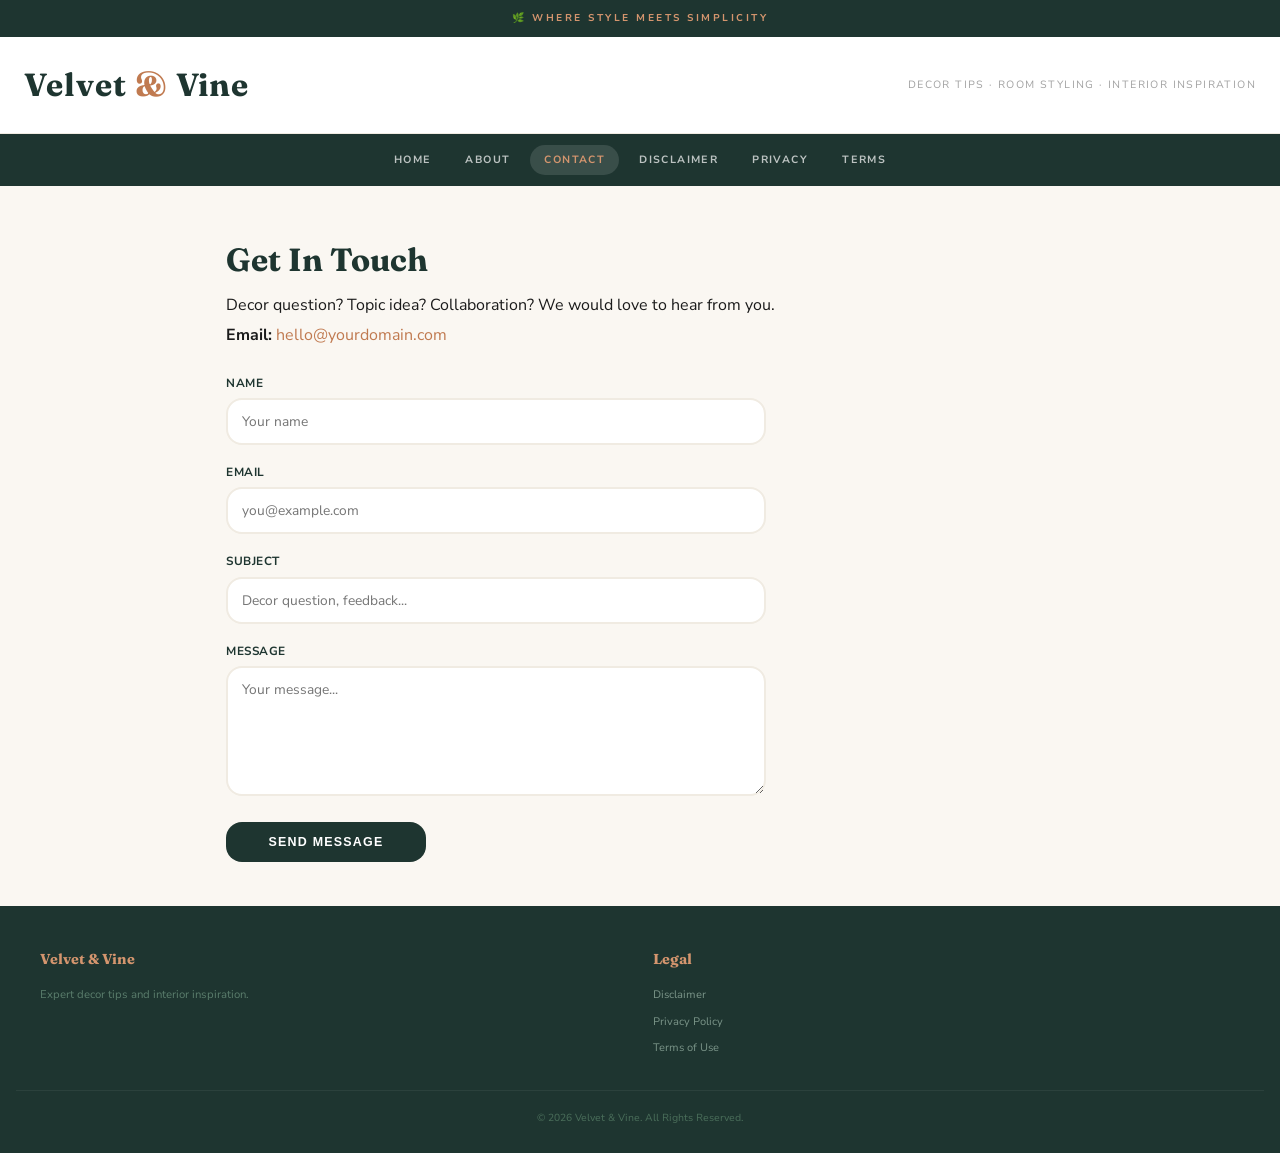
<file: public/contact.html>
<!DOCTYPE html>
<html lang="en">
<head><meta charset="UTF-8"/><meta name="viewport" content="width=device-width,initial-scale=1.0,maximum-scale=5.0"/><meta http-equiv="X-UA-Compatible" content="IE=edge"/><title>Contact — Velvet &amp; Vine</title><meta name="description" content="Contact Velvet & Vine for decor questions, topic suggestions, or collaboration."/><meta name="robots" content="index,follow"/><link rel="preconnect" href="https://fonts.googleapis.com"/><link rel="preconnect" href="https://fonts.gstatic.com" crossorigin/><link href="https://fonts.googleapis.com/css2?family=Fraunces:opsz,wght@9..144,400;9..144,700;9..144,900&family=Nunito+Sans:wght@400;600;700;800&display=swap" rel="stylesheet"/><link rel="stylesheet" href="style.css"/></head>
<body>
<div class="ribbon">🌿 Where style meets simplicity</div><header class="hdr"><div class="logo">Velvet <em>&amp;</em> Vine</div><div class="tag">Decor Tips · Room Styling · Interior Inspiration</div></header><nav class="nav" role="navigation" aria-label="Main navigation"><a href="index.html">Home</a><a href="about.html">About</a><a href="contact.html" class="on">Contact</a><a href="disclaimer.html">Disclaimer</a><a href="privacy-policy.html">Privacy</a><a href="terms.html">Terms</a></nav>
<main class="slim" role="main">
  <h1 style="font-family:var(--heading);color:var(--forest-deep)">Get In Touch</h1>
  <p>Decor question? Topic idea? Collaboration? We would love to hear from you.</p>
  <p><strong>Email:</strong> <a href="mailto:hello@yourdomain.com">hello@yourdomain.com</a></p>
  <div class="cf" style="margin-top:22px">
    <form action="#" method="POST">
      <label for="n">Name</label><input type="text" id="n" name="name" placeholder="Your name" required/>
      <label for="e">Email</label><input type="email" id="e" name="email" placeholder="you@example.com" required/>
      <label for="s">Subject</label><input type="text" id="s" name="subject" placeholder="Decor question, feedback..." required/>
      <label for="m">Message</label><textarea id="m" name="message" placeholder="Your message..." required></textarea>
      <button type="submit">Send Message</button>
    </form>
  </div>
</main>
<footer class="ftr" role="contentinfo"><div class="ftr-g"><div class="ftr-c"><h4>Velvet &amp; Vine</h4><p>Expert decor tips and interior inspiration.</p></div><div class="ftr-c"><h4>Legal</h4><a href="disclaimer.html">Disclaimer</a><a href="privacy-policy.html">Privacy Policy</a><a href="terms.html">Terms of Use</a></div></div><div class="ftr-b">&copy; 2026 Velvet &amp; Vine. All Rights Reserved.</div></footer>
</body>
</html>
</file>
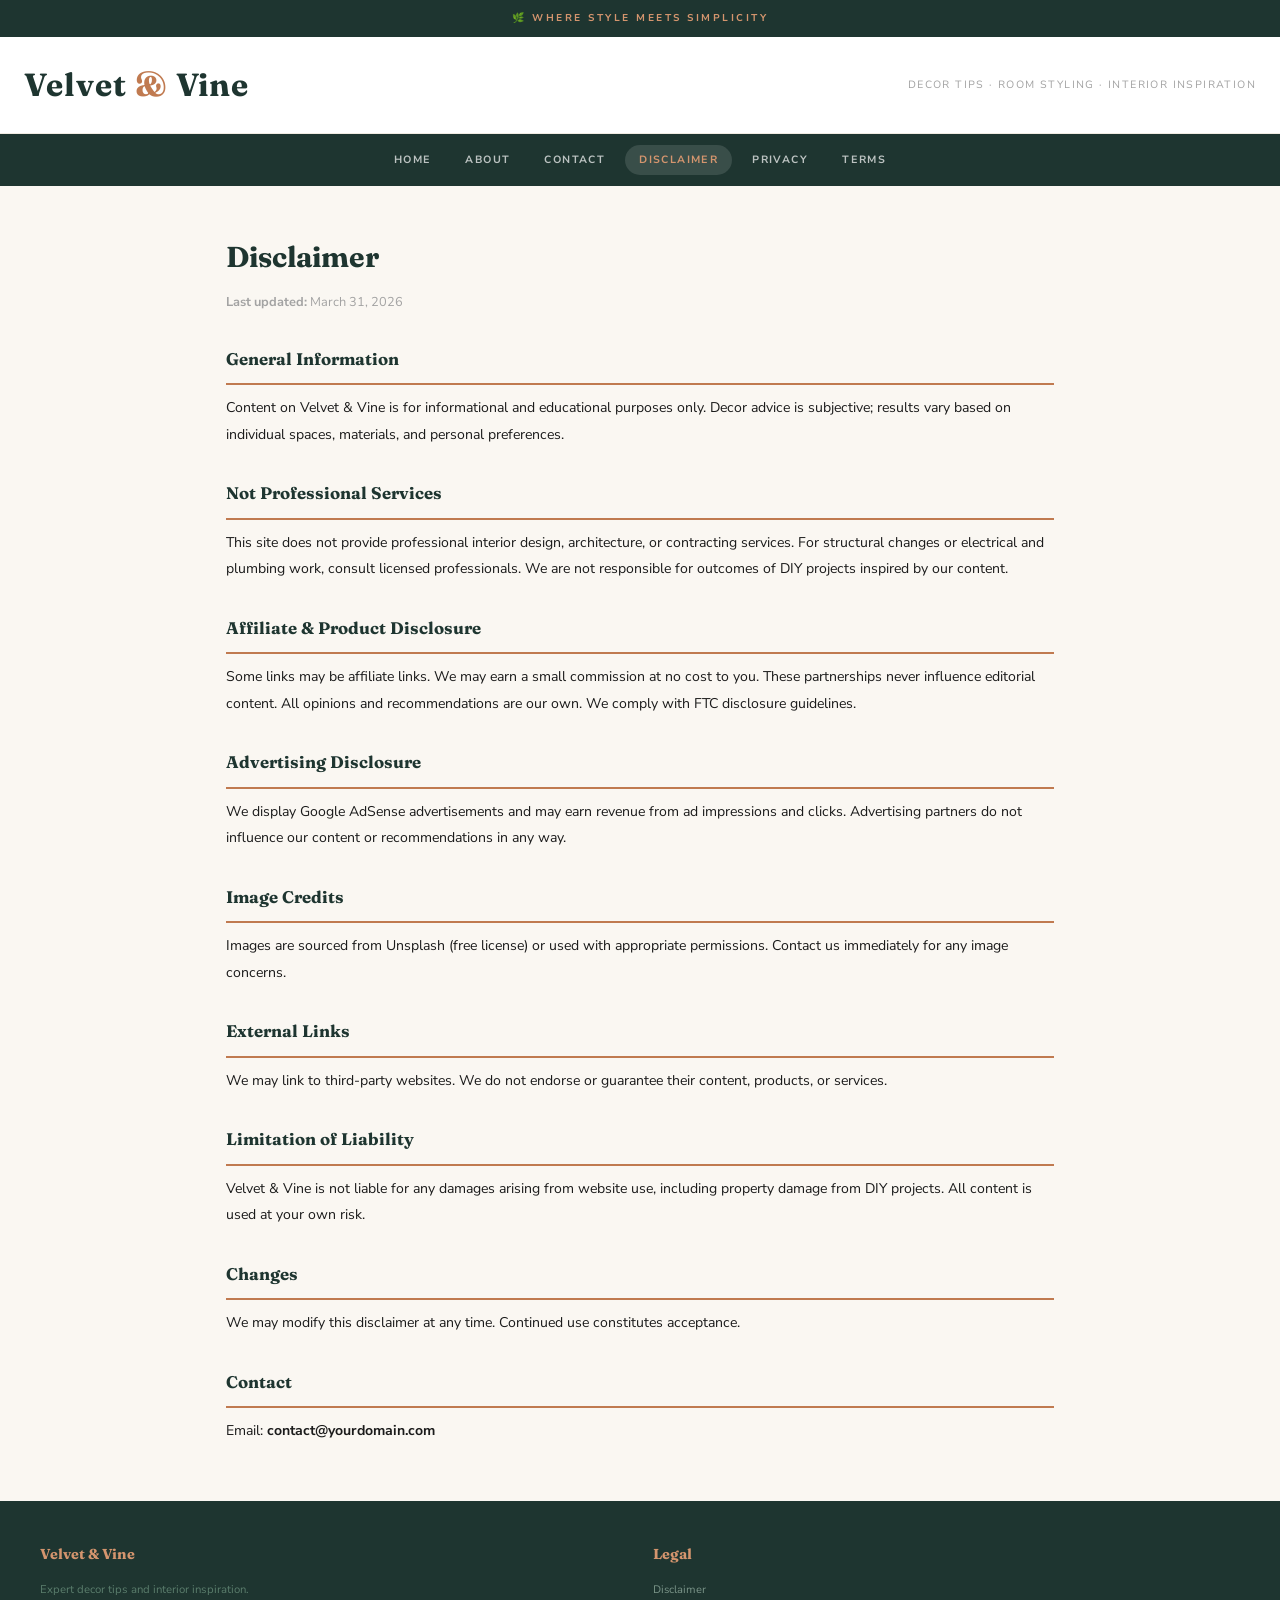
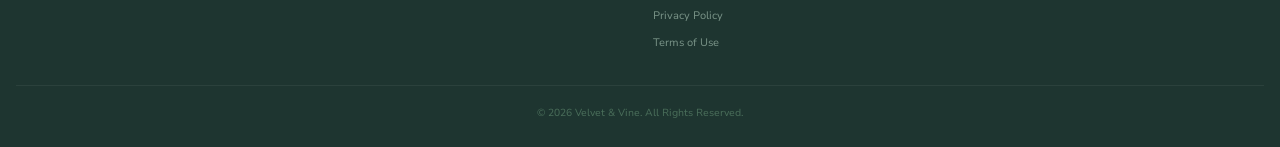
<file: public/disclaimer.html>
<!DOCTYPE html>
<html lang="en">
<head><meta charset="UTF-8"/><meta name="viewport" content="width=device-width,initial-scale=1.0,maximum-scale=5.0"/><meta http-equiv="X-UA-Compatible" content="IE=edge"/><title>Disclaimer — Velvet &amp; Vine</title><meta name="description" content="Disclaimer for Velvet & Vine decor tips website."/><meta name="robots" content="noindex,follow"/><link rel="preconnect" href="https://fonts.googleapis.com"/><link rel="preconnect" href="https://fonts.gstatic.com" crossorigin/><link href="https://fonts.googleapis.com/css2?family=Fraunces:opsz,wght@9..144,400;9..144,700;9..144,900&family=Nunito+Sans:wght@400;600;700;800&display=swap" rel="stylesheet"/><link rel="stylesheet" href="style.css"/></head>
<body>
<div class="ribbon">🌿 Where style meets simplicity</div><header class="hdr"><div class="logo">Velvet <em>&amp;</em> Vine</div><div class="tag">Decor Tips · Room Styling · Interior Inspiration</div></header><nav class="nav" role="navigation" aria-label="Main navigation"><a href="index.html">Home</a><a href="about.html">About</a><a href="contact.html">Contact</a><a href="disclaimer.html" class="on">Disclaimer</a><a href="privacy-policy.html">Privacy</a><a href="terms.html">Terms</a></nav>
<main class="slim legal" role="main">
  <h1>Disclaimer</h1>
  <p class="upd"><strong>Last updated:</strong> March 31, 2026</p>
  <h2>General Information</h2><p>Content on Velvet &amp; Vine is for informational and educational purposes only. Decor advice is subjective; results vary based on individual spaces, materials, and personal preferences.</p>
  <h2>Not Professional Services</h2><p>This site does not provide professional interior design, architecture, or contracting services. For structural changes or electrical and plumbing work, consult licensed professionals. We are not responsible for outcomes of DIY projects inspired by our content.</p>
  <h2>Affiliate &amp; Product Disclosure</h2><p>Some links may be affiliate links. We may earn a small commission at no cost to you. These partnerships never influence editorial content. All opinions and recommendations are our own. We comply with FTC disclosure guidelines.</p>
  <h2>Advertising Disclosure</h2><p>We display Google AdSense advertisements and may earn revenue from ad impressions and clicks. Advertising partners do not influence our content or recommendations in any way.</p>
  <h2>Image Credits</h2><p>Images are sourced from Unsplash (free license) or used with appropriate permissions. Contact us immediately for any image concerns.</p>
  <h2>External Links</h2><p>We may link to third-party websites. We do not endorse or guarantee their content, products, or services.</p>
  <h2>Limitation of Liability</h2><p>Velvet &amp; Vine is not liable for any damages arising from website use, including property damage from DIY projects. All content is used at your own risk.</p>
  <h2>Changes</h2><p>We may modify this disclaimer at any time. Continued use constitutes acceptance.</p>
  <h2>Contact</h2><p>Email: <strong>contact@yourdomain.com</strong></p>
</main>
<footer class="ftr" role="contentinfo"><div class="ftr-g"><div class="ftr-c"><h4>Velvet &amp; Vine</h4><p>Expert decor tips and interior inspiration.</p></div><div class="ftr-c"><h4>Legal</h4><a href="disclaimer.html">Disclaimer</a><a href="privacy-policy.html">Privacy Policy</a><a href="terms.html">Terms of Use</a></div></div><div class="ftr-b">&copy; 2026 Velvet &amp; Vine. All Rights Reserved.</div></footer>
</body>
</html>
</file>
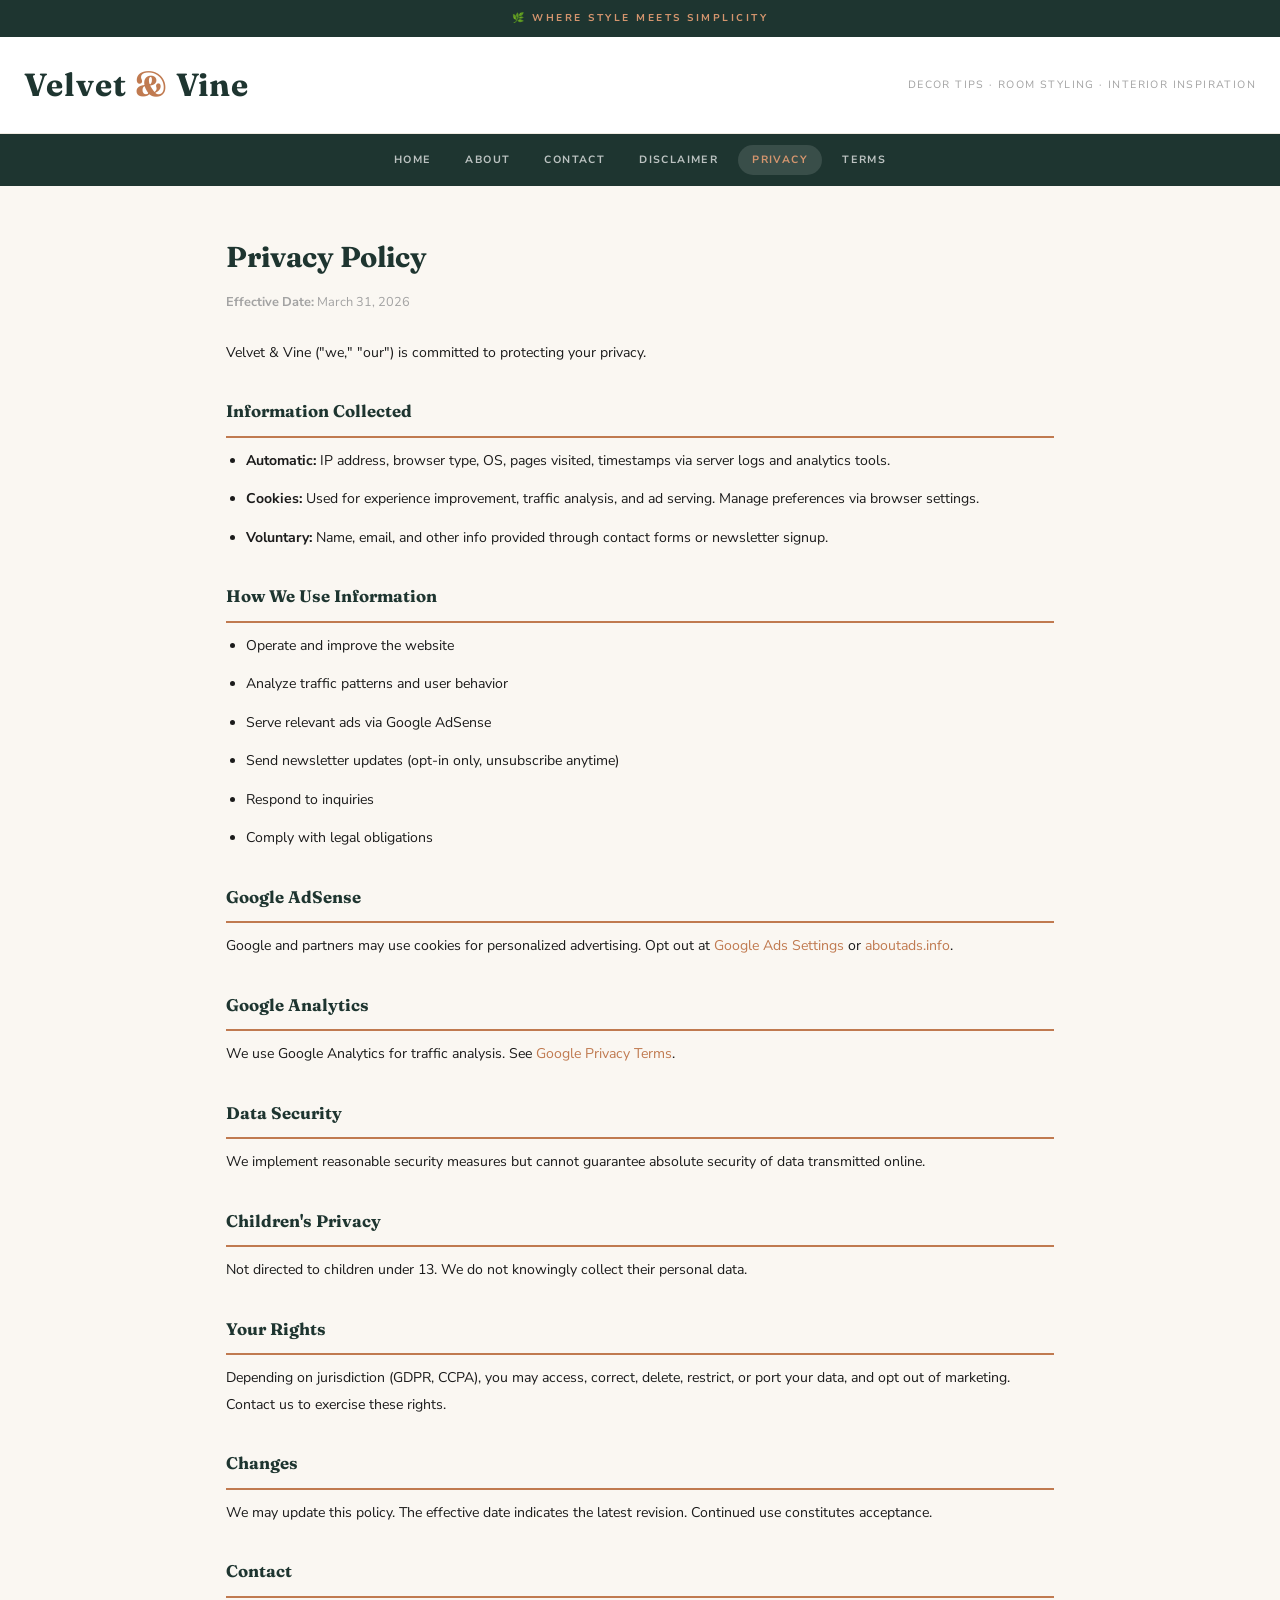
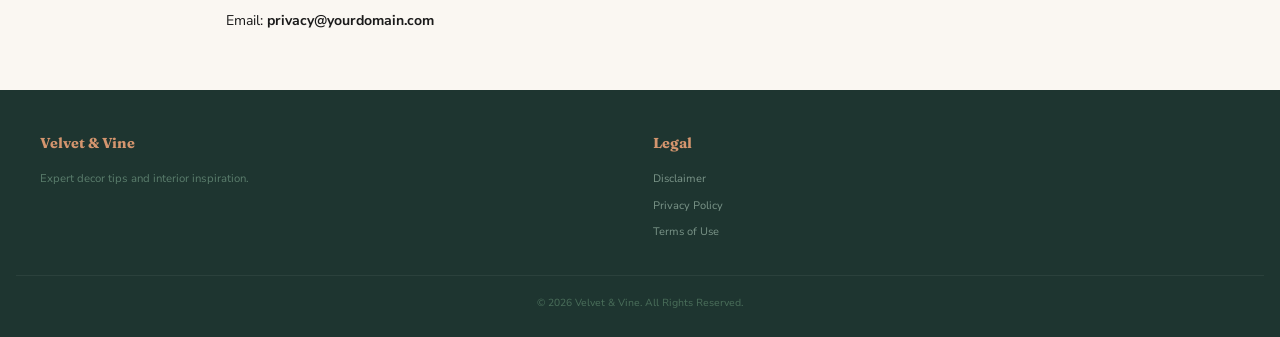
<file: public/privacy-policy.html>
<!DOCTYPE html>
<html lang="en">
<head><meta charset="UTF-8"/><meta name="viewport" content="width=device-width,initial-scale=1.0,maximum-scale=5.0"/><meta http-equiv="X-UA-Compatible" content="IE=edge"/><title>Privacy Policy — Velvet &amp; Vine</title><meta name="description" content="Privacy Policy for Velvet & Vine. How we collect, use, and protect your personal information."/><meta name="robots" content="noindex,follow"/><link rel="preconnect" href="https://fonts.googleapis.com"/><link rel="preconnect" href="https://fonts.gstatic.com" crossorigin/><link href="https://fonts.googleapis.com/css2?family=Fraunces:opsz,wght@9..144,400;9..144,700;9..144,900&family=Nunito+Sans:wght@400;600;700;800&display=swap" rel="stylesheet"/><link rel="stylesheet" href="style.css"/></head>
<body>
<div class="ribbon">🌿 Where style meets simplicity</div><header class="hdr"><div class="logo">Velvet <em>&amp;</em> Vine</div><div class="tag">Decor Tips · Room Styling · Interior Inspiration</div></header><nav class="nav" role="navigation" aria-label="Main navigation"><a href="index.html">Home</a><a href="about.html">About</a><a href="contact.html">Contact</a><a href="disclaimer.html">Disclaimer</a><a href="privacy-policy.html" class="on">Privacy</a><a href="terms.html">Terms</a></nav>
<main class="slim legal" role="main">
  <h1>Privacy Policy</h1>
  <p class="upd"><strong>Effective Date:</strong> March 31, 2026</p>
  <p>Velvet &amp; Vine ("we," "our") is committed to protecting your privacy.</p>
  <h2>Information Collected</h2>
  <ul><li><strong>Automatic:</strong> IP address, browser type, OS, pages visited, timestamps via server logs and analytics tools.</li><li><strong>Cookies:</strong> Used for experience improvement, traffic analysis, and ad serving. Manage preferences via browser settings.</li><li><strong>Voluntary:</strong> Name, email, and other info provided through contact forms or newsletter signup.</li></ul>
  <h2>How We Use Information</h2>
  <ul><li>Operate and improve the website</li><li>Analyze traffic patterns and user behavior</li><li>Serve relevant ads via Google AdSense</li><li>Send newsletter updates (opt-in only, unsubscribe anytime)</li><li>Respond to inquiries</li><li>Comply with legal obligations</li></ul>
  <h2>Google AdSense</h2><p>Google and partners may use cookies for personalized advertising. Opt out at <a href="https://www.google.com/settings/ads" target="_blank" rel="noopener">Google Ads Settings</a> or <a href="https://optout.aboutads.info/" target="_blank" rel="noopener">aboutads.info</a>.</p>
  <h2>Google Analytics</h2><p>We use Google Analytics for traffic analysis. See <a href="https://policies.google.com/privacy" target="_blank" rel="noopener">Google Privacy Terms</a>.</p>
  <h2>Data Security</h2><p>We implement reasonable security measures but cannot guarantee absolute security of data transmitted online.</p>
  <h2>Children's Privacy</h2><p>Not directed to children under 13. We do not knowingly collect their personal data.</p>
  <h2>Your Rights</h2><p>Depending on jurisdiction (GDPR, CCPA), you may access, correct, delete, restrict, or port your data, and opt out of marketing. Contact us to exercise these rights.</p>
  <h2>Changes</h2><p>We may update this policy. The effective date indicates the latest revision. Continued use constitutes acceptance.</p>
  <h2>Contact</h2><p>Email: <strong>privacy@yourdomain.com</strong></p>
</main>
<footer class="ftr" role="contentinfo"><div class="ftr-g"><div class="ftr-c"><h4>Velvet &amp; Vine</h4><p>Expert decor tips and interior inspiration.</p></div><div class="ftr-c"><h4>Legal</h4><a href="disclaimer.html">Disclaimer</a><a href="privacy-policy.html">Privacy Policy</a><a href="terms.html">Terms of Use</a></div></div><div class="ftr-b">&copy; 2026 Velvet &amp; Vine. All Rights Reserved.</div></footer>
</body>
</html>
</file>
<file: public/style.css>
/* ===== RESET ===== */
*,*::before,*::after{box-sizing:border-box;margin:0;padding:0}
html{scroll-behavior:smooth;-webkit-text-size-adjust:100%;text-size-adjust:100%}

:root{
  --forest:#2d4a3e;
  --forest-deep:#1e3530;
  --forest-lt:#3e6354;
  --cream:#faf7f2;
  --cream-deep:#f0ebe2;
  --linen:#e8e0d4;
  --copper:#c07a50;
  --copper-lt:#d4956e;
  --copper-glow:#f5e8d8;
  --white:#ffffff;
  --ink:#1b1b1b;
  --ink-mid:#444;
  --ink-soft:#6e6e6e;
  --ink-muted:#a3a3a3;
  --heading:'Fraunces','Georgia',serif;
  --body:'Nunito Sans','Segoe UI',Helvetica,Arial,sans-serif;
  --r:16px;
  --sh:0 4px 20px rgba(0,0,0,.04);
  --sh-up:0 14px 44px rgba(0,0,0,.08);
  --tran:all .35s ease;
}

body{
  font-family:var(--body);font-size:16px;line-height:1.88;
  color:var(--ink);background:var(--cream);
  overflow-x:hidden;-webkit-font-smoothing:antialiased;
}

a{color:var(--copper);text-decoration:none;transition:color .3s}
a:hover{color:var(--forest)}
img{max-width:100%;height:auto;display:block}

/* ===== RIBBON ===== */
.ribbon{
  background:var(--forest-deep);color:var(--copper-lt);text-align:center;
  padding:9px 16px;font-size:.62rem;font-weight:700;
  letter-spacing:2.5px;text-transform:uppercase;word-break:break-word;
}

/* ===== HEADER (Split: Logo left, tagline right) ===== */
.hdr{
  background:var(--white);
  display:flex;align-items:center;justify-content:space-between;
  padding:18px 24px;border-bottom:1px solid var(--cream-deep);
  flex-wrap:wrap;gap:6px;
}
.hdr .logo{
  font-family:var(--heading);font-size:clamp(1.4rem,3.5vw,2rem);
  font-weight:700;color:var(--forest-deep);letter-spacing:1px;
}
.hdr .logo em{font-style:normal;color:var(--copper)}
.hdr .tag{font-size:.66rem;color:var(--ink-muted);letter-spacing:1.4px;text-transform:uppercase}

/* ===== NAV (Pill Style) ===== */
.nav{
  background:var(--forest-deep);
  padding:11px 16px;text-align:center;
  position:sticky;top:0;z-index:999;
  display:flex;flex-wrap:wrap;justify-content:center;gap:4px 6px;
}
.nav a{
  color:rgba(255,255,255,.7);font-size:.66rem;font-weight:700;
  text-transform:uppercase;letter-spacing:1.4px;
  padding:5px 14px;border-radius:30px;white-space:nowrap;transition:var(--tran);
}
.nav a:hover,.nav a.on{background:rgba(255,255,255,.12);color:var(--copper-lt)}

/* ===== CONTAINERS ===== */
.wrap{max-width:1200px;margin:0 auto;padding:44px 16px}
.slim{max-width:860px;margin:0 auto;padding:44px 16px}

/* ===== HERO (Overlapping Card on Image) ===== */
.hero-wrap{position:relative;overflow:hidden}
.hero-bg{
  width:100%;height:clamp(320px,55vw,600px);
  object-fit:cover;display:block;
  filter:brightness(.6);
}
.hero-card{
  position:absolute;bottom:clamp(20px,4vw,48px);left:50%;
  transform:translateX(-50%);
  background:var(--white);border-radius:var(--r);
  box-shadow:var(--sh-up);padding:clamp(24px,4vw,44px);
  width:90%;max-width:620px;text-align:center;
}
.hero-card .pill{
  display:inline-block;background:var(--forest);color:var(--copper-lt);
  padding:4px 14px;border-radius:20px;font-size:.56rem;font-weight:800;
  letter-spacing:2.2px;text-transform:uppercase;margin-bottom:14px;
}
.hero-card h1{
  font-family:var(--heading);font-size:clamp(1.3rem,4vw,2.4rem);
  color:var(--forest-deep);line-height:1.18;margin-bottom:12px;
}
.hero-card p{font-size:clamp(.8rem,2vw,.92rem);color:var(--ink-soft);margin-bottom:22px}
.hero-card .cta{
  display:inline-block;background:var(--copper);color:var(--white);
  padding:12px 32px;border-radius:50px;font-weight:800;
  font-size:.72rem;text-transform:uppercase;letter-spacing:1.6px;transition:var(--tran);
}
.hero-card .cta:hover{background:var(--forest);transform:scale(1.03);text-decoration:none}

/* ===== SECTION ===== */
.sec{text-align:center;margin-bottom:40px}
.sec .over{font-size:.6rem;font-weight:800;text-transform:uppercase;letter-spacing:3px;color:var(--copper);margin-bottom:6px}
.sec h2{font-family:var(--heading);font-size:clamp(1.2rem,3.5vw,1.8rem);color:var(--forest-deep)}
.sec p{color:var(--ink-soft);margin-top:6px;font-size:.86rem}

/* ===== AD ===== */
.ad{
  background:var(--copper-glow);border:2px dashed var(--copper-lt);text-align:center;
  padding:14px;margin:30px 0;font-size:.68rem;color:var(--ink-muted);border-radius:var(--r);
}

/* ===== GRID (3-Column Masonry-Feel) ===== */
.grid{
  display:grid;
  grid-template-columns:repeat(auto-fill,minmax(min(100%,300px),1fr));
  gap:26px;
}

/* ===== CARD (Vertical with Leaf Accent) ===== */
.card{
  background:var(--white);border-radius:var(--r);box-shadow:var(--sh);
  overflow:hidden;transition:var(--tran);
  border-left:5px solid var(--forest);
  display:flex;flex-direction:column;
}
.card:hover{transform:translateY(-5px);box-shadow:var(--sh-up);border-left-color:var(--copper)}
.card .pic{overflow:hidden}
.card .pic img{width:100%;height:clamp(170px,28vw,230px);object-fit:cover;transition:transform .5s}
.card:hover .pic img{transform:scale(1.04)}
.card-bd{padding:20px;flex:1;display:flex;flex-direction:column}
.card-bd .cat{
  display:inline-block;background:var(--forest);color:var(--copper-lt);
  font-size:.52rem;font-weight:800;padding:3px 10px;border-radius:14px;
  text-transform:uppercase;letter-spacing:1.2px;margin-bottom:10px;align-self:flex-start;
}
.card-bd h3{font-family:var(--heading);font-size:clamp(.92rem,2.2vw,1.12rem);color:var(--forest-deep);margin-bottom:6px;line-height:1.3}
.card-bd .meta{font-size:.64rem;color:var(--ink-muted);margin-bottom:8px}
.card-bd p{font-size:.82rem;color:var(--ink-soft);margin-bottom:14px;flex:1}
.card-bd .go{
  align-self:flex-start;display:inline-block;
  background:var(--copper-glow);color:var(--copper);
  font-weight:800;font-size:.64rem;text-transform:uppercase;letter-spacing:1.2px;
  padding:6px 16px;border-radius:8px;transition:var(--tran);
}
.card-bd .go:hover{background:var(--copper);color:var(--white)}

/* ===== FEATURES (Horizontal Cards) ===== */
.feats{
  display:grid;grid-template-columns:repeat(auto-fill,minmax(min(100%,240px),1fr));
  gap:18px;margin:44px 0 10px;
}
.feat{
  background:var(--forest-deep);color:var(--white);
  padding:26px 20px;border-radius:var(--r);text-align:center;
  border-bottom:4px solid var(--copper);
}
.feat .ic{font-size:2rem;margin-bottom:8px}
.feat h4{font-family:var(--heading);font-size:.9rem;color:var(--copper-lt);margin-bottom:4px}
.feat p{font-size:.74rem;opacity:.7;line-height:1.65}

/* ===== NEWSLETTER ===== */
.nl{
  background:linear-gradient(135deg,var(--forest-deep),var(--forest));
  color:var(--white);text-align:center;
  padding:clamp(30px,6vw,52px) 20px;border-radius:var(--r);margin:44px 0 0;
}
.nl h2{font-family:var(--heading);font-size:clamp(1.1rem,3vw,1.5rem);margin-bottom:8px}
.nl p{opacity:.72;margin-bottom:20px;font-size:.84rem}
.nl form{display:flex;justify-content:center;gap:10px;flex-wrap:wrap}
.nl input[type="email"]{
  padding:12px 16px;border:1px solid var(--forest-lt);border-radius:8px;
  background:rgba(255,255,255,.1);color:var(--white);font-size:.84rem;
  width:100%;max-width:320px;font-family:var(--body);
}
.nl input::placeholder{color:rgba(255,255,255,.45)}
.nl button{
  padding:12px 26px;border:none;border-radius:8px;
  background:var(--copper);color:var(--white);font-weight:800;font-size:.72rem;
  text-transform:uppercase;letter-spacing:1.4px;cursor:pointer;transition:var(--tran);white-space:nowrap;
}
.nl button:hover{background:var(--copper-lt)}

/* ===== ARTICLE PAGE ===== */
.a-hero{
  width:100%;height:clamp(200px,48vw,500px);
  object-fit:cover;border-radius:var(--r);margin-bottom:28px;box-shadow:var(--sh-up);
}
.a-pg h1{
  font-family:var(--heading);font-size:clamp(1.3rem,5vw,2.2rem);
  color:var(--forest-deep);margin-bottom:8px;line-height:1.18;
}
.a-pg .bar{
  display:flex;flex-wrap:wrap;gap:8px 18px;font-size:.76rem;color:var(--ink-muted);
  margin-bottom:22px;padding-bottom:16px;border-bottom:2px solid var(--cream-deep);
}
.a-pg h2{
  font-family:var(--heading);color:var(--forest-deep);
  margin:32px 0 12px;font-size:clamp(1rem,3vw,1.3rem);
  padding-left:14px;border-left:4px solid var(--copper);
}
.a-pg h3{font-family:var(--heading);color:var(--forest-lt);margin:24px 0 10px;font-size:1rem}
.a-pg p{margin-bottom:16px}
.a-pg ul,.a-pg ol{margin-left:22px;margin-bottom:16px}
.a-pg li{margin-bottom:8px}
.a-pg .tip{
  background:linear-gradient(135deg,var(--copper-glow),var(--cream));
  border-left:5px solid var(--copper);
  padding:20px 22px;border-radius:var(--r);
  margin:26px 0;font-size:.86rem;line-height:1.88;
  overflow-wrap:break-word;word-break:break-word;
}
.a-pg .mid-img{
  width:100%;height:clamp(150px,32vw,300px);
  object-fit:cover;border-radius:var(--r);margin:22px 0;box-shadow:var(--sh);
}
.crumb{font-size:.66rem;color:var(--ink-muted);margin-bottom:22px}
.crumb a{color:var(--copper)}
.back{
  display:inline-block;background:var(--forest-deep);color:var(--white);
  padding:11px 26px;border-radius:8px;font-weight:800;font-size:.7rem;
  text-transform:uppercase;letter-spacing:1.2px;transition:var(--tran);
}
.back:hover{background:var(--copper);text-decoration:none}

/* ===== LEGAL ===== */
.legal h1{font-family:var(--heading);color:var(--forest-deep);margin-bottom:6px;font-size:clamp(1.2rem,4vw,1.8rem)}
.legal .upd{color:var(--ink-muted);margin-bottom:26px;font-size:.8rem}
.legal h2{font-family:var(--heading);color:var(--forest-deep);margin:30px 0 10px;font-size:1.05rem;border-bottom:2px solid var(--copper);padding-bottom:8px}
.legal p,.legal li{margin-bottom:12px;font-size:.88rem}
.legal ul{margin-left:20px}

/* ===== ABOUT ===== */
.abt{
  display:grid;grid-template-columns:repeat(auto-fit,minmax(min(100%,300px),1fr));
  gap:34px;align-items:center;margin-bottom:40px;
}
.abt img{border-radius:var(--r);box-shadow:var(--sh-up);width:100%;height:clamp(200px,40vw,380px);object-fit:cover}
.abt h1{font-family:var(--heading);font-size:clamp(1.2rem,4vw,1.9rem);color:var(--forest-deep);margin-bottom:12px}

/* ===== CONTACT ===== */
.cf{max-width:540px}
.cf label{display:block;margin-bottom:4px;font-weight:700;font-size:.74rem;color:var(--forest-deep);letter-spacing:.5px;text-transform:uppercase}
.cf input,.cf textarea{
  width:100%;padding:12px 14px;border:2px solid var(--cream-deep);border-radius:var(--r);
  font-size:.86rem;font-family:var(--body);margin-bottom:16px;background:var(--white);transition:border-color .3s;
}
.cf input:focus,.cf textarea:focus{border-color:var(--copper);outline:none}
.cf textarea{min-height:130px;resize:vertical}
.cf button{
  background:var(--forest-deep);color:var(--white);border:none;padding:13px 34px;border-radius:var(--r);
  font-weight:800;font-size:.78rem;text-transform:uppercase;letter-spacing:1.2px;cursor:pointer;transition:var(--tran);
  width:100%;max-width:200px;
}
.cf button:hover{background:var(--copper);color:var(--white)}

/* ===== FOOTER ===== */
.ftr{background:var(--forest-deep);color:#7a9488;padding:40px 16px 24px;font-size:.78rem}
.ftr-g{
  max-width:1200px;margin:0 auto;
  display:grid;grid-template-columns:repeat(auto-fit,minmax(min(100%,180px),1fr));gap:26px;
}
.ftr-c h4{font-family:var(--heading);color:var(--copper-lt);margin-bottom:12px;font-size:.9rem}
.ftr-c p{font-size:.7rem;color:#5a7d6c;line-height:1.75}
.ftr-c a{color:#7a9488;display:block;margin-bottom:6px;font-size:.68rem}
.ftr-c a:hover{color:var(--copper-lt)}
.ftr-b{text-align:center;margin-top:26px;padding-top:18px;border-top:1px solid rgba(255,255,255,.06);font-size:.64rem;color:#4a6e5a}

/* ===== RESPONSIVE ===== */
@media(max-width:768px){
  .wrap,.slim{padding:28px 12px}
  .hdr{padding:14px 12px;justify-content:center;text-align:center}
  .nav{padding:9px 8px;gap:3px 4px}
  .nav a{font-size:.58rem;letter-spacing:1px;padding:4px 10px}
  .hero-card{width:92%;padding:20px 16px}
  .card-bd{padding:16px}
  .ad{margin:18px 0}
}
@media(max-width:480px){
  .ribbon{font-size:.54rem;letter-spacing:1.2px;padding:7px 8px}
  .hdr .logo{font-size:1.2rem}
  .nav a{font-size:.52rem;padding:3px 8px;letter-spacing:.7px}
  .hero-card .pill{display:none}
  .nl input[type="email"],.nl button{width:100%;max-width:100%}
  .back{width:100%;text-align:center}
  .cf button{width:100%;max-width:100%}
  .ftr-c{text-align:center}
}
@media(max-width:360px){
  .hdr .logo{font-size:1.05rem}
  .nav a{font-size:.48rem;padding:3px 6px}
}
</file>
